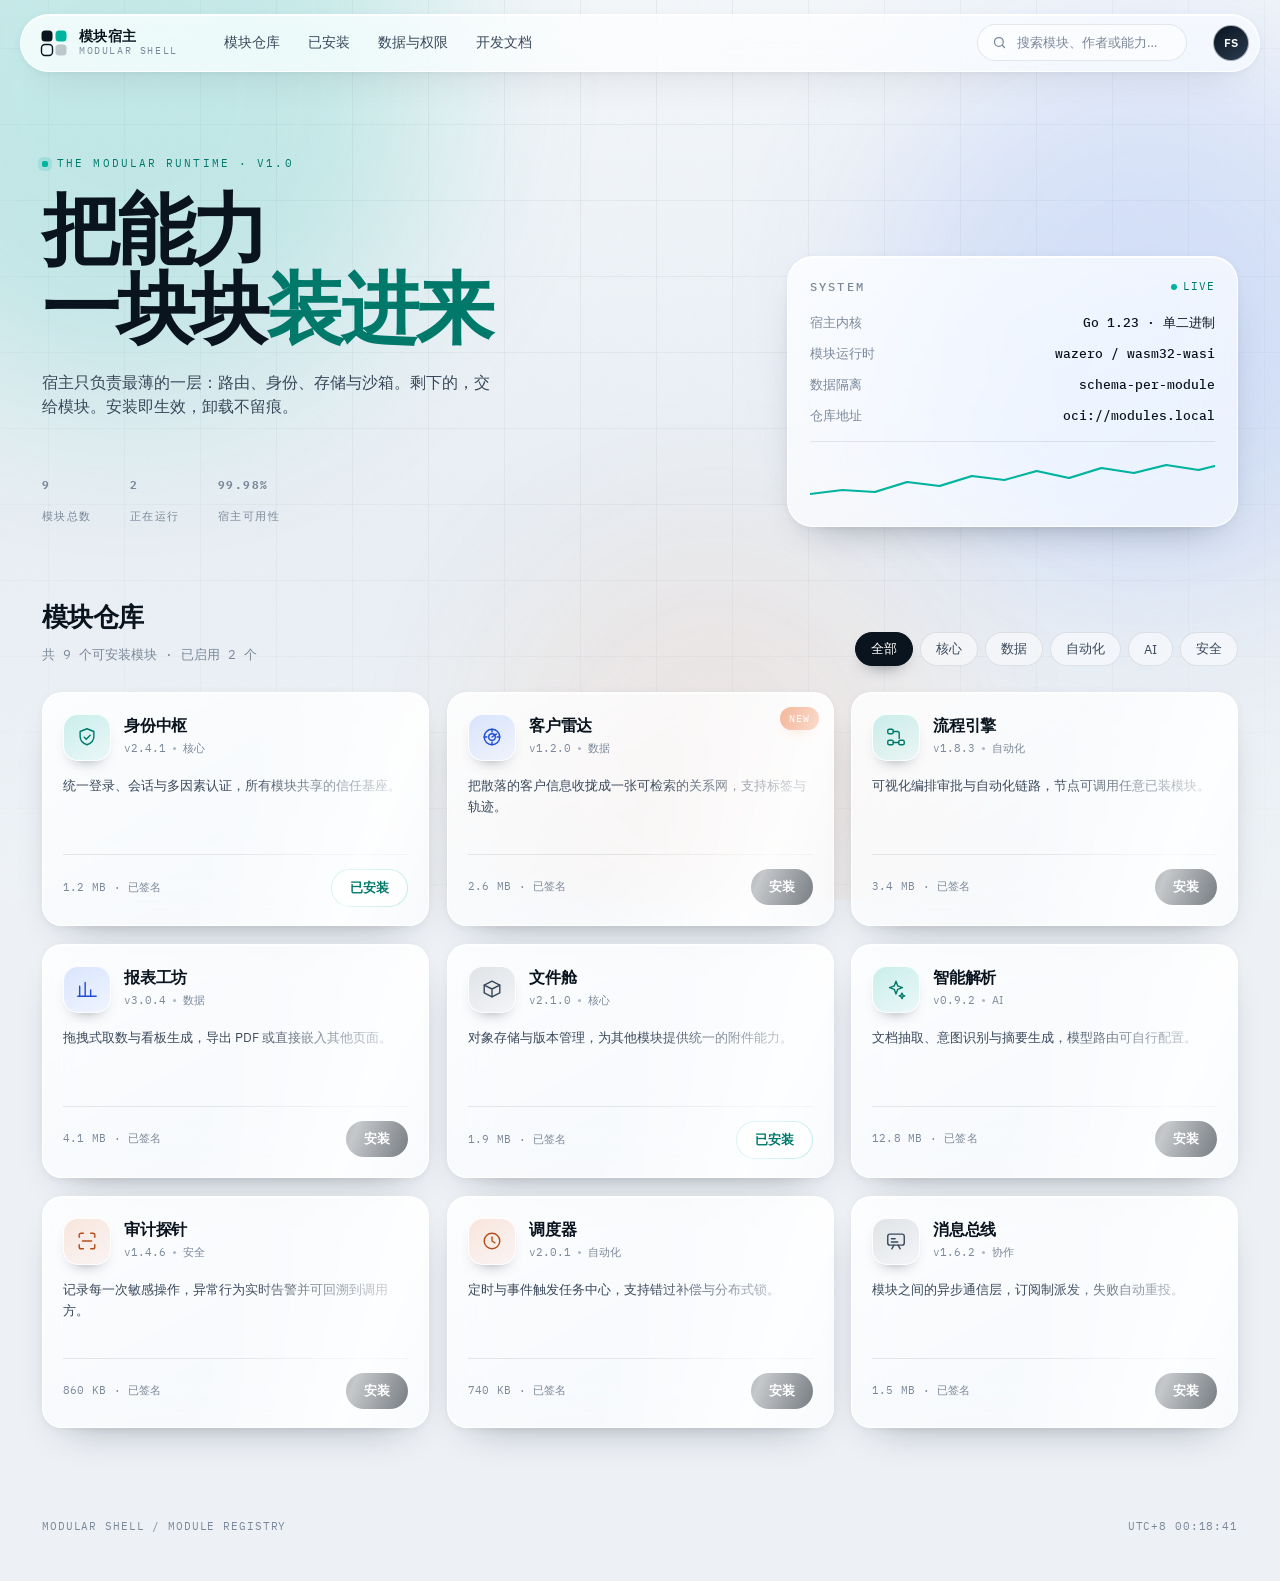
<file: design/marketplace-prototype.html>
<!DOCTYPE html>
<html lang="zh-CN">
<head>
<meta charset="UTF-8">
<meta name="viewport" content="width=device-width, initial-scale=1.0">
<title>模块宿主 · 模块仓库</title>
<link rel="preconnect" href="https://fonts.googleapis.com">
<link rel="preconnect" href="https://fonts.gstatic.com" crossorigin>
<link href="https://fonts.googleapis.com/css2?family=Bricolage+Grotesque:opsz,wght@12..96,500;12..96,700;12..96,800&family=IBM+Plex+Mono:wght@400;500&family=IBM+Plex+Sans:wght@400;500;600&display=swap" rel="stylesheet">
<style>
:root{
  --bg:#EDF1F6;
  --ink:#0A141F;
  --ink-2:#39485A;
  --ink-3:#7B8899;
  --line:rgba(10,20,31,.09);
  --glass:rgba(255,255,255,.58);
  --glass-2:rgba(255,255,255,.78);
  --teal:#00B39F;
  --teal-deep:#00796B;
  --blue:#2F6BFF;
  --amber:#E86A2C;
  --r-lg:26px;
  --r-md:20px;
  --shadow:0 18px 40px -26px rgba(10,20,31,.45), 0 2px 10px rgba(10,20,31,.05);
  --shadow-hi:0 34px 60px -30px rgba(10,20,31,.5), 0 6px 18px rgba(10,20,31,.07);
  --ease:cubic-bezier(.2,.8,.2,1);
  --font-d:"Bricolage Grotesque","PingFang SC","Microsoft YaHei",sans-serif;
  --font-b:"IBM Plex Sans","PingFang SC","Microsoft YaHei",sans-serif;
  --font-m:"IBM Plex Mono","SFMono-Regular",Consolas,monospace;
}
*{box-sizing:border-box}
html{-webkit-text-size-adjust:100%}
body{
  margin:0;background:var(--bg);color:var(--ink);
  font-family:var(--font-b);font-size:15px;line-height:1.6;
  -webkit-font-smoothing:antialiased;overflow-x:hidden;
}
::selection{background:rgba(0,179,159,.22)}
h1,h2,h3{margin:0;font-family:var(--font-d);font-weight:700}
p{margin:0}
button,input{font-family:inherit}
.mono{font-family:var(--font-m);font-variant-numeric:tabular-nums}

/* ---------- 背景层 ---------- */
.scene{position:fixed;inset:0;z-index:-1;overflow:hidden;
  background:linear-gradient(180deg,#F4F7FA 0%,#E9EFF5 58%,#EFF3F7 100%);}
.scene::before{
  content:"";position:absolute;inset:-20%;
  background-image:
    linear-gradient(rgba(10,20,31,.055) 1px,transparent 1px),
    linear-gradient(90deg,rgba(10,20,31,.055) 1px,transparent 1px);
  background-size:76px 76px;
  -webkit-mask-image:radial-gradient(ellipse at 50% 18%,#000 0%,rgba(0,0,0,.55) 45%,transparent 80%);
  mask-image:radial-gradient(ellipse at 50% 18%,#000 0%,rgba(0,0,0,.55) 45%,transparent 80%);
}
.scene::after{
  content:"";position:absolute;inset:0;opacity:.045;pointer-events:none;
  background-image:url("data:image/svg+xml,%3Csvg xmlns='http://www.w3.org/2000/svg' width='160' height='160'%3E%3Cfilter id='n'%3E%3CfeTurbulence type='fractalNoise' baseFrequency='0.8' numOctaves='3' stitchTiles='stitch'/%3E%3C/filter%3E%3Crect width='160' height='160' filter='url(%23n)'/%3E%3C/svg%3E");
  mix-blend-mode:multiply;
}
.blob{position:absolute;border-radius:50%;filter:blur(90px);opacity:.75;animation:drift 46s var(--ease) infinite alternate}
.blob.b1{width:620px;height:620px;left:-180px;top:-220px;background:rgba(0,179,159,.26)}
.blob.b2{width:540px;height:540px;right:-140px;top:40px;background:rgba(47,107,255,.18);animation-duration:38s}
.blob.b3{width:460px;height:460px;left:38%;top:58%;background:rgba(232,106,44,.10);animation-duration:52s}
@keyframes drift{
  0%{transform:translate3d(0,0,0) scale(1)}
  50%{transform:translate3d(60px,-40px,0) scale(1.08)}
  100%{transform:translate3d(-40px,50px,0) scale(.96)}
}

/* ---------- 玻璃基类 ---------- */
.glass{
  background:linear-gradient(150deg,var(--glass-2),var(--glass));
  -webkit-backdrop-filter:blur(24px) saturate(160%);
  backdrop-filter:blur(24px) saturate(160%);
  border:1px solid rgba(255,255,255,.92);
  box-shadow:inset 0 1px 0 rgba(255,255,255,.95), var(--shadow);
}

/* ---------- 顶栏 ---------- */
.topbar{
  position:sticky;top:14px;z-index:60;
  max-width:1240px;width:calc(100% - 36px);margin:14px auto 0;
  display:flex;align-items:center;gap:26px;
  padding:9px 10px 9px 18px;border-radius:999px;
  animation:drop .9s var(--ease) both;
}
@keyframes drop{from{opacity:0;transform:translateY(-16px)}to{opacity:1;transform:none}}
.brand{display:flex;align-items:center;gap:10px;flex:0 0 auto;text-decoration:none;color:inherit}
.brand svg{display:block}
.brand-name{display:flex;flex-direction:column;line-height:1.15}
.brand-name b{font-family:var(--font-d);font-weight:800;font-size:14px;letter-spacing:.02em}
.brand-name span{font-family:var(--font-m);font-size:10px;letter-spacing:.16em;color:var(--ink-3);text-transform:uppercase}
.nav{display:flex;gap:4px;margin-left:8px}
.nav a{
  position:relative;padding:8px 12px;border-radius:999px;font-size:13.5px;
  color:var(--ink-2);text-decoration:none;transition:color .3s,background .3s;
}
.nav a::after{
  content:"";position:absolute;left:50%;bottom:5px;width:0;height:2px;border-radius:2px;
  background:var(--teal);transform:translateX(-50%);transition:width .35s var(--ease);
}
.nav a:hover{color:var(--ink);background:rgba(255,255,255,.62)}
.nav a:hover::after{width:16px}
.spacer{flex:1}
.search{
  display:flex;align-items:center;gap:8px;width:210px;
  padding:8px 14px;border-radius:999px;
  background:rgba(255,255,255,.55);border:1px solid var(--line);
  transition:width .45s var(--ease),border-color .3s,background .3s;
}
.search:focus-within{width:280px;border-color:rgba(0,179,159,.45);background:rgba(255,255,255,.9)}
.search svg{flex:0 0 auto;color:var(--ink-3)}
.search input{
  width:100%;border:0;outline:0;background:transparent;
  font-size:13px;color:var(--ink);
}
.search input::placeholder{color:var(--ink-3)}
.avatar{
  width:36px;height:36px;border-radius:50%;flex:0 0 auto;
  background:linear-gradient(145deg,#0A141F,#2A3B4F);color:#fff;
  display:grid;place-items:center;font-size:12px;font-weight:600;
  border:1px solid rgba(255,255,255,.6);cursor:pointer;
  transition:transform .35s var(--ease),box-shadow .35s;
}
.avatar:hover{transform:scale(1.06);box-shadow:0 8px 20px -10px rgba(10,20,31,.6)}

/* ---------- Hero ---------- */
.hero{
  max-width:1240px;margin:0 auto;padding:78px 22px 26px;
  display:grid;grid-template-columns:1.4fr .9fr;gap:44px;align-items:end;
}
.eyebrow{
  display:inline-flex;align-items:center;gap:9px;
  font-family:var(--font-m);font-size:10.5px;letter-spacing:.2em;
  text-transform:uppercase;color:var(--teal-deep);margin-bottom:20px;
  animation:rise .8s var(--ease) .05s both;
}
.eyebrow i{
  width:6px;height:6px;border-radius:2px;background:var(--teal);
  box-shadow:0 0 0 4px rgba(0,179,159,.16);animation:pulse 2.6s ease-in-out infinite;
}
@keyframes pulse{0%,100%{box-shadow:0 0 0 3px rgba(0,179,159,.14)}50%{box-shadow:0 0 0 7px rgba(0,179,159,.05)}}
h1{
  font-size:clamp(42px,6.2vw,78px);font-weight:800;letter-spacing:-.042em;
  line-height:1.01;text-wrap:balance;
  animation:rise .9s var(--ease) .12s both;
}
h1 em{font-style:normal;color:var(--teal-deep)}
.lede{
  margin-top:20px;max-width:46ch;color:var(--ink-2);font-size:15.5px;
  animation:rise .9s var(--ease) .2s both;
}
.stats{display:flex;gap:38px;margin-top:36px;animation:rise .9s var(--ease) .28s both}
.stat b{display:block;font-family:var(--font-d);font-size:30px;font-weight:800;letter-spacing:-.02em}
.stat span{font-family:var(--font-m);font-size:10.5px;letter-spacing:.14em;text-transform:uppercase;color:var(--ink-3)}
@keyframes rise{from{opacity:0;transform:translateY(22px)}to{opacity:1;transform:none}}

/* 状态面板 */
.panel{padding:20px 22px 18px;border-radius:var(--r-lg);animation:rise .95s var(--ease) .3s both}
.panel-head{display:flex;align-items:center;justify-content:space-between;margin-bottom:16px}
.panel-head h2{font-size:12px;font-family:var(--font-m);letter-spacing:.18em;text-transform:uppercase;color:var(--ink-3);font-weight:500}
.live{display:inline-flex;align-items:center;gap:6px;font-family:var(--font-m);font-size:10.5px;color:var(--teal-deep);letter-spacing:.1em}
.live i{width:6px;height:6px;border-radius:50%;background:var(--teal);animation:blink 1.8s ease-in-out infinite}
@keyframes blink{0%,100%{opacity:1}50%{opacity:.25}}
.rows{display:grid;gap:11px}
.row{display:flex;align-items:center;justify-content:space-between;font-size:13px}
.row span{color:var(--ink-3);font-size:12.5px}
.row b{font-family:var(--font-m);font-weight:500;font-size:12.5px}
.spark{margin-top:16px;padding-top:14px;border-top:1px solid var(--line)}
.spark svg{display:block;width:100%;height:52px}
.spark path{stroke:var(--teal);stroke-width:2;fill:none;stroke-linecap:round;stroke-linejoin:round;
  stroke-dasharray:600;stroke-dashoffset:600;animation:draw 2s var(--ease) .6s forwards}
@keyframes draw{to{stroke-dashoffset:0}}

/* ---------- 模块架 ---------- */
.shelf{max-width:1240px;margin:0 auto;padding:44px 22px 90px}
.shelf-head{display:flex;align-items:flex-end;justify-content:space-between;gap:24px;flex-wrap:wrap;margin-bottom:26px}
.shelf-head h2{font-size:26px;letter-spacing:-.025em}
.shelf-head p{color:var(--ink-3);font-size:13px;margin-top:6px}
.chips{display:flex;gap:7px;flex-wrap:wrap}
.chip{
  border:1px solid var(--line);border-radius:999px;padding:7px 15px;
  font-size:12.5px;color:var(--ink-2);cursor:pointer;
  background:rgba(255,255,255,.52);-webkit-backdrop-filter:blur(12px);backdrop-filter:blur(12px);
  transition:all .3s var(--ease);
}
.chip:hover{border-color:rgba(0,179,159,.5);color:var(--ink);transform:translateY(-1px)}
.chip[aria-pressed="true"]{background:var(--ink);color:#fff;border-color:var(--ink);box-shadow:0 8px 18px -12px rgba(10,20,31,.9)}
.chip[aria-pressed="true"]:hover{transform:none}

.grid{display:grid;grid-template-columns:repeat(auto-fill,minmax(292px,1fr));gap:18px}

.mod{
  position:relative;isolation:isolate;overflow:hidden;
  padding:20px 20px 18px;border-radius:var(--r-md);
  background:linear-gradient(152deg,rgba(255,255,255,.84),rgba(255,255,255,.46));
  -webkit-backdrop-filter:blur(22px) saturate(155%);
  backdrop-filter:blur(22px) saturate(155%);
  border:1px solid rgba(255,255,255,.92);
  box-shadow:inset 0 1px 0 rgba(255,255,255,.95), var(--shadow);
  transition:transform .5s var(--ease),box-shadow .5s var(--ease),border-color .4s,opacity .35s;
  animation:rise .8s var(--ease) both;
  animation-delay:var(--d,0ms);
  will-change:transform;
}
.mod::before{
  content:"";position:absolute;inset:0;z-index:-1;pointer-events:none;
  background:radial-gradient(260px circle at var(--mx,50%) var(--my,0%),rgba(0,179,159,.13),transparent 62%);
  opacity:0;transition:opacity .45s;
}
.mod::after{
  content:"";position:absolute;inset:0;pointer-events:none;
  background:linear-gradient(112deg,transparent 34%,rgba(255,255,255,.85) 48%,transparent 62%);
  background-size:260% 100%;background-position:-140% 0;
  transition:background-position 1s var(--ease);opacity:.9;
}
.mod:hover{transform:translateY(-9px);box-shadow:inset 0 1px 0 rgba(255,255,255,.95),var(--shadow-hi);border-color:rgba(0,179,159,.45)}
.mod:hover::before{opacity:1}
.mod:hover::after{background-position:160% 0}
.mod:focus-within{border-color:rgba(0,179,159,.55)}
.mod[hidden]{display:none}
.mod.filtering{opacity:0;transform:scale(.97)}

.mod-top{display:flex;align-items:center;gap:13px}
.mod-icon{
  width:48px;height:48px;flex:0 0 auto;border-radius:15px;display:grid;place-items:center;
  background:linear-gradient(150deg,var(--ic1),var(--ic2));
  border:1px solid rgba(255,255,255,.9);color:var(--ic-ink);
  box-shadow:inset 0 1px 0 rgba(255,255,255,.9), 0 8px 16px -12px rgba(10,20,31,.7);
  transition:transform .5s var(--ease);
}
.mod:hover .mod-icon{transform:rotate(-4deg) scale(1.06)}
.tone-a{--ic1:rgba(0,179,159,.20);--ic2:rgba(0,179,159,.06);--ic-ink:var(--teal-deep)}
.tone-b{--ic1:rgba(47,107,255,.17);--ic2:rgba(47,107,255,.05);--ic-ink:#1F4ED8}
.tone-c{--ic1:rgba(232,106,44,.16);--ic2:rgba(232,106,44,.05);--ic-ink:#B34E1C}
.tone-d{--ic1:rgba(57,72,90,.14);--ic2:rgba(57,72,90,.04);--ic-ink:#39485A}

.mod h3{font-size:16px;letter-spacing:-.012em;line-height:1.3}
.mod-sub{display:flex;align-items:center;gap:7px;margin-top:3px;font-size:11px;color:var(--ink-3)}
.mod-sub .dot{width:3px;height:3px;border-radius:50%;background:var(--ink-3);opacity:.6}
.badge{
  position:absolute;top:14px;right:14px;
  font-family:var(--font-m);font-size:9.5px;letter-spacing:.1em;text-transform:uppercase;
  padding:4px 9px;border-radius:999px;color:#fff;background:var(--amber);
  box-shadow:0 6px 14px -8px rgba(232,106,44,.9);
  animation:rise .6s var(--ease) .5s both;
}
.mod-desc{
  margin-top:14px;font-size:13px;line-height:1.62;color:var(--ink-2);
  min-height:63px;
}
.mod-foot{display:flex;align-items:center;justify-content:space-between;margin-top:16px;padding-top:14px;border-top:1px solid var(--line)}
.size{font-size:11px;color:var(--ink-3);letter-spacing:.02em}

.install{
  position:relative;overflow:hidden;border:0;cursor:pointer;
  padding:9px 18px;border-radius:999px;font-size:12.5px;font-weight:600;
  color:#fff;background:var(--ink);
  transition:background .35s,transform .35s var(--ease),box-shadow .35s;
}
.install span{position:relative;z-index:2}
.install .bar{position:absolute;inset:0;z-index:1;width:var(--p,0%);background:var(--teal);transition:width .22s linear}
.install:hover{transform:translateY(-1px);box-shadow:0 10px 22px -14px rgba(10,20,31,.8)}
.install:active{transform:translateY(0) scale(.98)}
.install.busy{cursor:progress}
.install.done{
  background:rgba(255,255,255,.66);color:var(--teal-deep);
  border:1px solid rgba(0,179,159,.45);box-shadow:none;
}
.install.done:hover{transform:none;background:rgba(255,255,255,.85)}

/* ---------- Toast ---------- */
.toast{
  position:fixed;left:50%;bottom:26px;z-index:80;
  display:flex;align-items:center;gap:11px;
  padding:12px 18px 12px 14px;border-radius:999px;
  font-size:13px;color:var(--ink);
  border:1px solid rgba(255,255,255,.95);
  background:linear-gradient(150deg,rgba(255,255,255,.92),rgba(255,255,255,.7));
  -webkit-backdrop-filter:blur(26px) saturate(170%);backdrop-filter:blur(26px) saturate(170%);
  box-shadow:0 24px 50px -24px rgba(10,20,31,.55);
  transform:translate(-50%,80px);opacity:0;pointer-events:none;
  transition:transform .6s var(--ease),opacity .4s;
}
.toast.show{transform:translate(-50%,0);opacity:1}
.toast .tick{
  width:22px;height:22px;border-radius:50%;display:grid;place-items:center;
  background:var(--teal);color:#fff;flex:0 0 auto;
}

/* ---------- 页脚 ---------- */
.foot{max-width:1240px;margin:0 auto;padding:0 22px 46px;display:flex;justify-content:space-between;gap:16px;flex-wrap:wrap;font-size:11px;color:var(--ink-3);font-family:var(--font-m);letter-spacing:.08em}

/* ---------- 响应式 ---------- */
@media (max-width:1000px){
  .hero{grid-template-columns:1fr;padding-top:56px;gap:32px}
  .panel{max-width:520px}
  .nav{display:none}
}
@media (max-width:640px){
  .topbar{gap:12px;padding:8px 8px 8px 14px}
  .search{width:auto;flex:1}
  .search:focus-within{width:auto}
  .hero{padding:44px 18px 20px}
  h1{font-size:42px}
  .stats{gap:24px}
  .grid{grid-template-columns:1fr}
  .mod-desc{min-height:0}
  .shelf{padding:32px 18px 70px}
}
@media (prefers-reduced-motion:reduce){
  *,*::before,*::after{animation-duration:.001ms!important;animation-iteration-count:1!important;transition-duration:.06s!important}
}
</style>
</head>
<body>
<div class="scene" aria-hidden="true">
  <div class="blob b1"></div>
  <div class="blob b2"></div>
  <div class="blob b3"></div>
</div>

<header class="topbar glass">
  <a class="brand" href="#">
    <svg width="30" height="30" viewBox="0 0 30 30" fill="none" aria-hidden="true">
      <rect x="2.5" y="2.5" width="11" height="11" rx="3.5" fill="#0A141F"/>
      <rect x="16.5" y="2.5" width="11" height="11" rx="3.5" fill="#00B39F"/>
      <rect x="2.5" y="16.5" width="11" height="11" rx="3.5" stroke="#0A141F" stroke-width="1.4"/>
      <rect x="16.5" y="16.5" width="11" height="11" rx="3.5" fill="#0A141F" opacity=".22"/>
    </svg>
    <span class="brand-name"><b>模块宿主</b><span>Modular Shell</span></span>
  </a>
  <nav class="nav">
    <a href="#shelf">模块仓库</a>
    <a href="#shelf">已安装</a>
    <a href="#shelf">数据与权限</a>
    <a href="#shelf">开发文档</a>
  </nav>
  <div class="spacer"></div>
  <label class="search">
    <svg width="15" height="15" viewBox="0 0 24 24" fill="none" stroke="currentColor" stroke-width="2" stroke-linecap="round" aria-hidden="true"><circle cx="11" cy="11" r="7"/><path d="M20 20l-3.5-3.5"/></svg>
    <input id="q" type="search" placeholder="搜索模块、作者或能力…" aria-label="搜索模块">
  </label>
  <button class="avatar" aria-label="账户">FS</button>
</header>

<main>
  <section class="hero">
    <div>
      <div class="eyebrow"><i></i>The Modular Runtime · v1.0</div>
      <h1>把能力<br>一块块<em>装进来</em></h1>
      <p class="lede">宿主只负责最薄的一层：路由、身份、存储与沙箱。剩下的，交给模块。安装即生效，卸载不留痕。</p>
      <div class="stats">
        <div class="stat"><b><span class="mono" data-count="9">9</span></b><span>模块总数</span></div>
        <div class="stat"><b><span class="mono" data-count="2">2</span></b><span>正在运行</span></div>
        <div class="stat"><b><span class="mono" data-count="99.98" data-suffix="%">99.98%</span></b><span>宿主可用性</span></div>
      </div>
    </div>

    <aside class="panel glass">
      <div class="panel-head">
        <h2>System</h2>
        <span class="live"><i></i>LIVE</span>
      </div>
      <div class="rows">
        <div class="row"><span>宿主内核</span><b>Go 1.23 · 单二进制</b></div>
        <div class="row"><span>模块运行时</span><b>wazero / wasm32-wasi</b></div>
        <div class="row"><span>数据隔离</span><b>schema-per-module</b></div>
        <div class="row"><span>仓库地址</span><b>oci://modules.local</b></div>
      </div>
      <div class="spark">
        <svg viewBox="0 0 300 52" preserveAspectRatio="none" aria-hidden="true">
          <path d="M0 38 L24 34 L48 36 L72 26 L96 30 L120 20 L144 24 L168 15 L192 22 L216 12 L240 17 L264 9 L288 14 L300 10"/>
        </svg>
      </div>
    </aside>
  </section>

  <section class="shelf" id="shelf">
    <div class="shelf-head">
      <div>
        <h2>模块仓库</h2>
        <p class="mono">共 9 个可安装模块 · 已启用 2 个</p>
      </div>
      <div class="chips" id="chips">
        <button class="chip" aria-pressed="true" data-filter="all">全部</button>
        <button class="chip" aria-pressed="false" data-filter="核心">核心</button>
        <button class="chip" aria-pressed="false" data-filter="数据">数据</button>
        <button class="chip" aria-pressed="false" data-filter="自动化">自动化</button>
        <button class="chip" aria-pressed="false" data-filter="AI">AI</button>
        <button class="chip" aria-pressed="false" data-filter="安全">安全</button>
      </div>
    </div>
    <div class="grid" id="grid"></div>
  </section>
</main>

<footer class="foot">
  <span>MODULAR SHELL / MODULE REGISTRY</span>
  <span id="clock">--:--:--</span>
</footer>

<div class="toast" id="toast" role="status" aria-live="polite">
  <span class="tick">
    <svg width="12" height="12" viewBox="0 0 24 24" fill="none" stroke="currentColor" stroke-width="3" stroke-linecap="round" stroke-linejoin="round"><path d="M4 12.5l5.5 5.5L20 6.5"/></svg>
  </span>
  <span id="toast-text">已安装</span>
</div>

<script>
const ICONS = {
  shield:'<path d="M12 3l7.5 3v5.2c0 4.6-3.1 7.9-7.5 9.3-4.4-1.4-7.5-4.7-7.5-9.3V6L12 3z"/><path d="M9 12.2l2.2 2.2L15.4 10"/>',
  flow:'<rect x="3" y="3.5" width="6" height="5" rx="1.6"/><rect x="15" y="15.5" width="6" height="5" rx="1.6"/><rect x="3" y="15.5" width="6" height="5" rx="1.6"/><path d="M9 6h4.5a2 2 0 012 2v5.5"/><path d="M9 18h6"/>',
  radar:'<circle cx="12" cy="12" r="8.5"/><circle cx="12" cy="12" r="3.6"/><path d="M12 3.5v3M12 17.5v3M3.5 12h3M17.5 12h3"/><path d="M12 12l5-3.4"/>',
  chart:'<path d="M4 20V9M10 20V5M16 20v-7M22 20H2"/>',
  box:'<path d="M3.5 7.8L12 3.5l8.5 4.3v8.4L12 20.5l-8.5-4.3V7.8z"/><path d="M3.5 7.8L12 12l8.5-4.2M12 12v8.5"/>',
  spark:'<path d="M12 3.5l1.9 5.1 5.1 1.9-5.1 1.9L12 17.5l-1.9-5.1L5 10.5l5.1-1.9L12 3.5z"/><path d="M18.5 16.5l.9 2.1 2.1.9-2.1.9-.9 2.1-.9-2.1-2.1-.9 2.1-.9.9-2.1z"/>',
  scan:'<path d="M3.5 8V5.5A2 2 0 015.5 3.5H8M16 3.5h2.5a2 2 0 012 2V8M20.5 16v2.5a2 2 0 01-2 2H16M8 20.5H5.5a2 2 0 01-2-2V16"/><path d="M7 12h10"/>',
  clock:'<circle cx="12" cy="12" r="8.5"/><path d="M12 7.5V12l3.2 2"/>',
  bus:'<rect x="3" y="4.5" width="18" height="12" rx="2.4"/><path d="M7.5 20.5l2.2-4M16.5 20.5l-2.2-4"/><path d="M7 9.5h4M7 13h7"/>'
};

const MODULES = [
  {id:'auth',  name:'身份中枢', tone:'tone-a', icon:'shield', cat:'核心',   ver:'2.4.1', size:'1.2 MB', desc:'统一登录、会话与多因素认证，所有模块共享的信任基座。', installed:true},
  {id:'crm',   name:'客户雷达', tone:'tone-b', icon:'radar',  cat:'数据',   ver:'1.2.0', size:'2.6 MB', desc:'把散落的客户信息收拢成一张可检索的关系网，支持标签与轨迹。', badge:'NEW'},
  {id:'flow',  name:'流程引擎', tone:'tone-a', icon:'flow',   cat:'自动化', ver:'1.8.3', size:'3.4 MB', desc:'可视化编排审批与自动化链路，节点可调用任意已装模块。'},
  {id:'report',name:'报表工坊', tone:'tone-b', icon:'chart',  cat:'数据',   ver:'3.0.4', size:'4.1 MB', desc:'拖拽式取数与看板生成，导出 PDF 或直接嵌入其他页面。'},
  {id:'files', name:'文件舱',   tone:'tone-d', icon:'box',    cat:'核心',   ver:'2.1.0', size:'1.9 MB', desc:'对象存储与版本管理，为其他模块提供统一的附件能力。', installed:true},
  {id:'ai',    name:'智能解析', tone:'tone-a', icon:'spark',  cat:'AI',     ver:'0.9.2', size:'12.8 MB', desc:'文档抽取、意图识别与摘要生成，模型路由可自行配置。'},
  {id:'audit', name:'审计探针', tone:'tone-c', icon:'scan',   cat:'安全',   ver:'1.4.6', size:'860 KB', desc:'记录每一次敏感操作，异常行为实时告警并可回溯到调用方。'},
  {id:'cron',  name:'调度器',   tone:'tone-c', icon:'clock',  cat:'自动化', ver:'2.0.1', size:'740 KB', desc:'定时与事件触发任务中心，支持错过补偿与分布式锁。'},
  {id:'bus',   name:'消息总线', tone:'tone-d', icon:'bus',    cat:'协作',   ver:'1.6.2', size:'1.5 MB', desc:'模块之间的异步通信层，订阅制派发，失败自动重投。'}
];

const grid = document.getElementById('grid');
const toast = document.getElementById('toast');
const toastText = document.getElementById('toast-text');

function render(list){
  grid.innerHTML = list.map((m, i) => `
    <article class="mod" data-id="${m.id}" data-cat="${m.cat}" style="--d:${60 + i * 55}ms">
      ${m.badge ? `<span class="badge">${m.badge}</span>` : ''}
      <div class="mod-top">
        <div class="mod-icon ${m.tone}">
          <svg width="22" height="22" viewBox="0 0 24 24" fill="none" stroke="currentColor"
               stroke-width="1.55" stroke-linecap="round" stroke-linejoin="round" aria-hidden="true">${ICONS[m.icon]}</svg>
        </div>
        <div>
          <h3>${m.name}</h3>
          <div class="mod-sub">
            <span class="mono">v${m.ver}</span><span class="dot"></span><span>${m.cat}</span>
          </div>
        </div>
      </div>
      <p class="mod-desc">${m.desc}</p>
      <div class="mod-foot">
        <span class="size mono">${m.size} · 已签名</span>
        <button class="install ${m.installed ? 'done' : ''}" data-state="${m.installed ? 'done' : 'idle'}">
          <span class="bar"></span><span class="label">${m.installed ? '已安装' : '安装'}</span>
        </button>
      </div>
    </article>`).join('');
}

function showToast(text){
  toastText.textContent = text;
  toast.classList.add('show');
  clearTimeout(showToast.t);
  showToast.t = setTimeout(() => toast.classList.remove('show'), 2600);
}

// 安装交互
grid.addEventListener('click', e => {
  const btn = e.target.closest('.install');
  if (!btn || btn.dataset.state !== 'idle') return;
  const card = btn.closest('.mod');
  const name = card.querySelector('h3').textContent;
  const bar = btn.querySelector('.bar');
  const label = btn.querySelector('.label');

  btn.dataset.state = 'busy';
  btn.classList.add('busy');
  let p = 0;
  const tick = setInterval(() => {
    p = Math.min(100, p + 6 + Math.random() * 12);
    bar.style.setProperty('--p', p + '%');
    label.textContent = '安装中 ' + Math.round(p) + '%';
    if (p >= 100){
      clearInterval(tick);
      btn.dataset.state = 'done';
      btn.classList.remove('busy');
      btn.classList.add('done');
      label.textContent = '已安装';
      bar.style.setProperty('--p', '0%');
      card.style.borderColor = 'rgba(0,179,159,.65)';
      setTimeout(() => card.style.borderColor = '', 900);
      showToast('已安装 ' + name + '，权限已授予');
    }
  }, 130);
});

// 鼠标光斑
grid.addEventListener('pointermove', e => {
  const card = e.target.closest('.mod');
  if (!card) return;
  const r = card.getBoundingClientRect();
  card.style.setProperty('--mx', ((e.clientX - r.left) / r.width * 100) + '%');
  card.style.setProperty('--my', ((e.clientY - r.top) / r.height * 100) + '%');
});

// 筛选 + 搜索
const chips = document.getElementById('chips');
const q = document.getElementById('q');
let activeCat = 'all';

function applyFilter(){
  const kw = q.value.trim().toLowerCase();
  document.querySelectorAll('.mod').forEach(card => {
    const cat = card.dataset.cat;
    const text = card.textContent.toLowerCase();
    const ok = (activeCat === 'all' || cat === activeCat) && (!kw || text.includes(kw));
    card.hidden = !ok;
  });
}

chips.addEventListener('click', e => {
  const chip = e.target.closest('.chip');
  if (!chip) return;
  chips.querySelectorAll('.chip').forEach(c => c.setAttribute('aria-pressed', String(c === chip)));
  activeCat = chip.dataset.filter;
  applyFilter();
});

q.addEventListener('input', applyFilter);

// 数字滚动
function countUp(){
  document.querySelectorAll('[data-count]').forEach(el => {
    const target = parseFloat(el.dataset.count);
    const suffix = el.dataset.suffix || '';
    const dec = String(target).includes('.') ? 2 : 0;
    const dur = 1100;
    const t0 = performance.now();
    (function step(t){
      const k = Math.min(1, (t - t0) / dur);
      const eased = 1 - Math.pow(1 - k, 3);
      el.textContent = (target * eased).toFixed(dec) + suffix;
      if (k < 1) requestAnimationFrame(step);
    })(t0);
  });
}

// 时钟
function clock(){
  const d = new Date();
  const p = n => String(n).padStart(2, '0');
  document.getElementById('clock').textContent = `UTC+8 ${p(d.getHours())}:${p(d.getMinutes())}:${p(d.getSeconds())}`;
}

render(MODULES);
countUp();
clock();
setInterval(clock, 1000);
</script>
</body>
</html>
</file>
